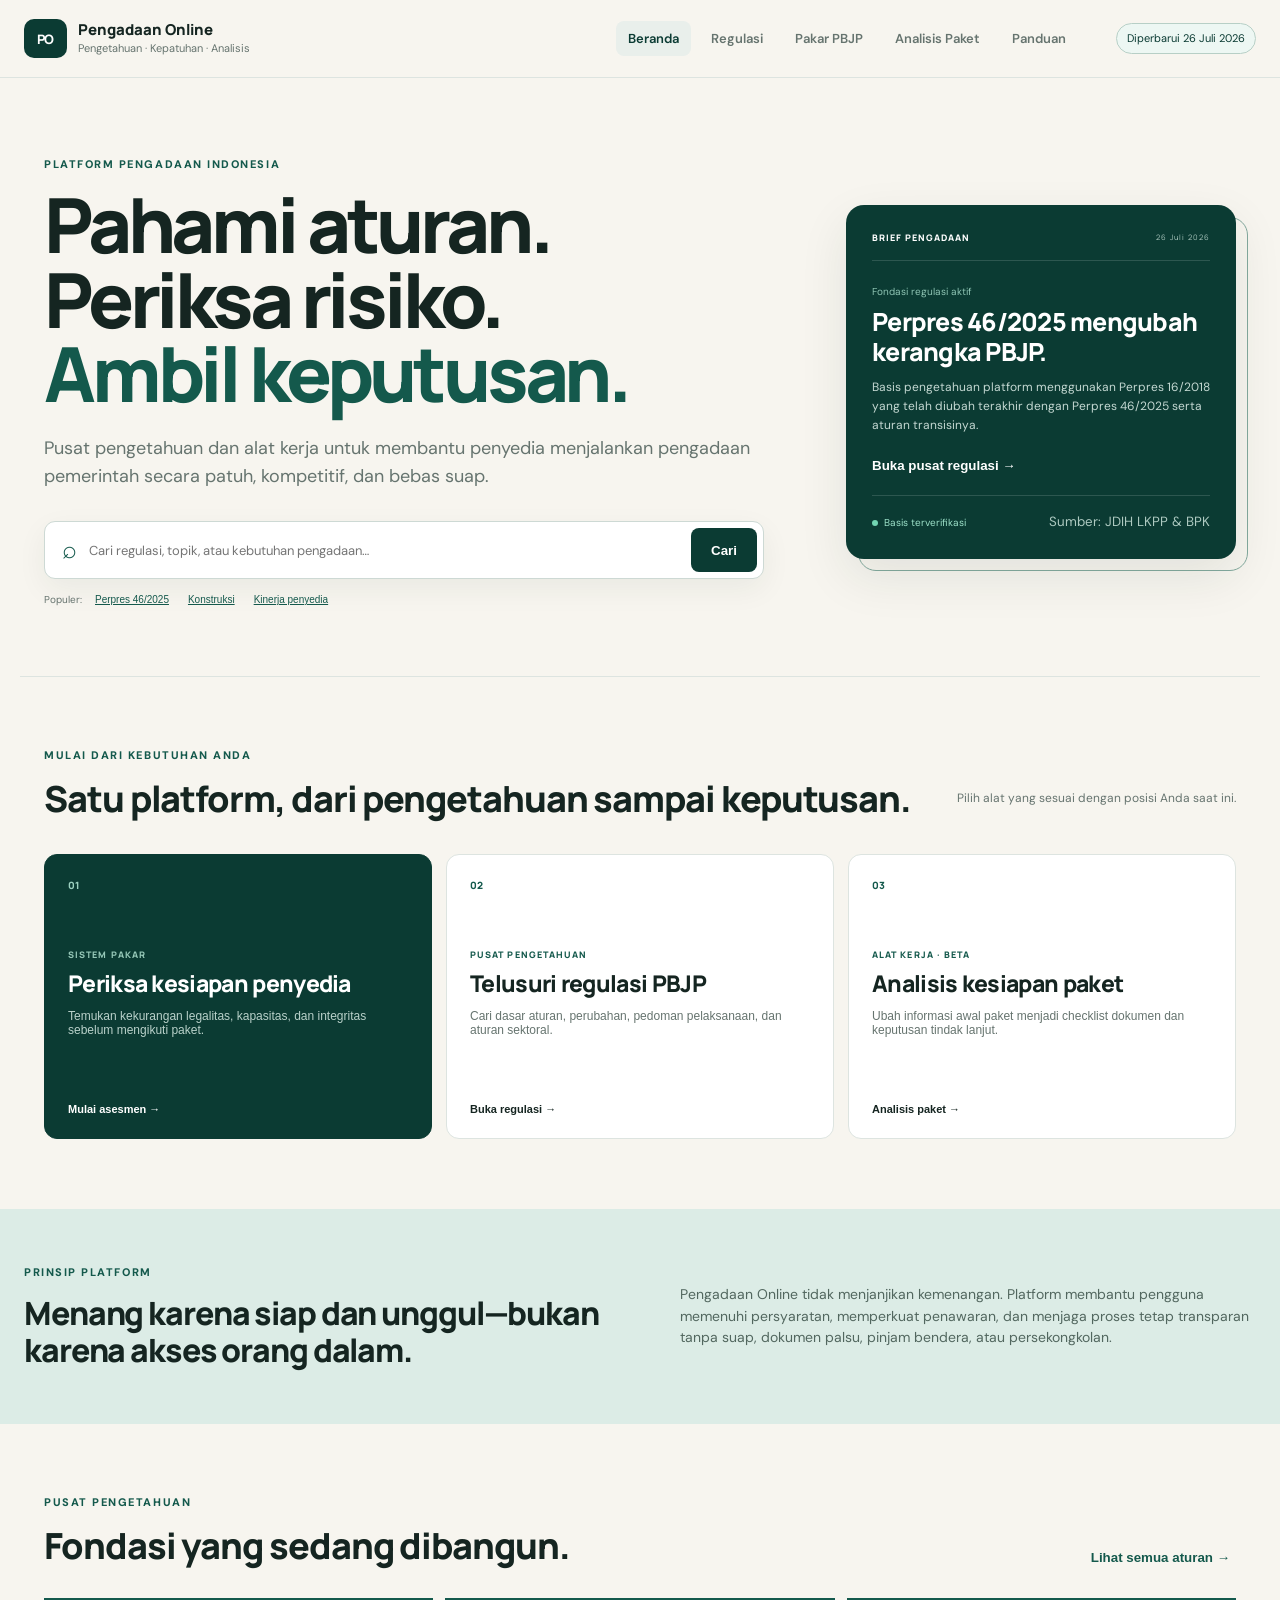
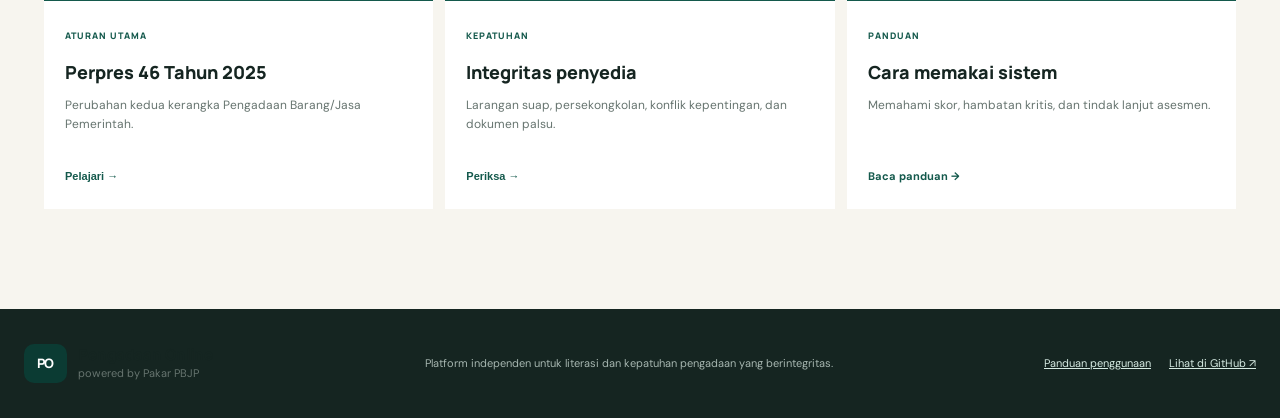
<file: index.html>
<!doctype html>
<html lang="id">
<head>
  <meta charset="utf-8">
  <meta name="viewport" content="width=device-width, initial-scale=1">
  <meta name="theme-color" content="#0b3b33">
  <meta name="description" content="Pengadaan Online: pusat pengetahuan, kepatuhan, dan alat kerja pengadaan barang/jasa Indonesia.">
  <title>Pengadaan Online — Pengetahuan dan Kepatuhan PBJP</title>
  <link rel="preconnect" href="https://fonts.googleapis.com">
  <link rel="preconnect" href="https://fonts.gstatic.com" crossorigin>
  <link href="https://fonts.googleapis.com/css2?family=DM+Sans:wght@400;500;600;700&family=Manrope:wght@600;700;800&display=swap" rel="stylesheet">
  <link rel="stylesheet" href="styles.css">
</head>
<body>
  <a class="skip-link" href="#main">Lewati ke isi</a>
  <header class="topbar">
    <a class="brand" href="#" aria-label="Pengadaan Online beranda">
      <span class="brand-mark">PO</span>
      <span><strong>Pengadaan Online</strong><small>Pengetahuan · Kepatuhan · Analisis</small></span>
    </a>
    <nav aria-label="Navigasi utama">
      <button class="nav-link active" data-view="home">Beranda</button>
      <button class="nav-link" data-view="rules">Regulasi</button>
      <button class="nav-link" data-view="assessment">Pakar PBJP</button>
      <button class="nav-link" data-view="analyzer">Analisis Paket</button>
      <a class="nav-link" href="panduan.html">Panduan</a>
    </nav>
    <span class="update-badge">Diperbarui 26 Juli 2026</span>
  </header>

  <main id="main">
    <section class="view active" id="home">
      <div class="portal-hero">
        <div class="portal-copy">
          <p class="eyebrow">Platform pengadaan Indonesia</p>
          <h1>Pahami aturan.<br>Periksa risiko.<br><em>Ambil keputusan.</em></h1>
          <p class="lead">Pusat pengetahuan dan alat kerja untuk membantu penyedia menjalankan pengadaan pemerintah secara patuh, kompetitif, dan bebas suap.</p>
          <div class="portal-search">
            <span>⌕</span>
            <input id="portalSearch" type="search" placeholder="Cari regulasi, topik, atau kebutuhan pengadaan…" aria-label="Cari di Pengadaan Online">
            <button id="portalSearchBtn">Cari</button>
          </div>
          <div class="quick-topics"><span>Populer:</span><button data-search-topic="Perpres 46">Perpres 46/2025</button><button data-search-topic="Konstruksi">Konstruksi</button><button data-search-topic="Kinerja">Kinerja penyedia</button></div>
        </div>
        <aside class="daily-brief">
          <div class="brief-top"><span>BRIEF PENGADAAN</span><small>26 Juli 2026</small></div>
          <p class="brief-label">Fondasi regulasi aktif</p>
          <h2>Perpres 46/2025 mengubah kerangka PBJP.</h2>
          <p>Basis pengetahuan platform menggunakan Perpres 16/2018 yang telah diubah terakhir dengan Perpres 46/2025 serta aturan transisinya.</p>
          <button class="brief-link" data-view-link="rules">Buka pusat regulasi →</button>
          <div class="brief-foot"><span class="status-dot">Basis terverifikasi</span><small>Sumber: JDIH LKPP & BPK</small></div>
        </aside>
      </div>

      <section class="portal-products">
        <div class="section-heading portal-heading"><div><p class="eyebrow">Mulai dari kebutuhan Anda</p><h2>Satu platform, dari pengetahuan sampai keputusan.</h2></div><p>Pilih alat yang sesuai dengan posisi Anda saat ini.</p></div>
        <div class="product-grid">
          <button class="product-card primary-product" data-view-link="assessment"><span class="product-no">01</span><div><small>SISTEM PAKAR</small><h3>Periksa kesiapan penyedia</h3><p>Temukan kekurangan legalitas, kapasitas, dan integritas sebelum mengikuti paket.</p></div><b>Mulai asesmen →</b></button>
          <button class="product-card" data-view-link="rules"><span class="product-no">02</span><div><small>PUSAT PENGETAHUAN</small><h3>Telusuri regulasi PBJP</h3><p>Cari dasar aturan, perubahan, pedoman pelaksanaan, dan aturan sektoral.</p></div><b>Buka regulasi →</b></button>
          <button class="product-card" data-view-link="analyzer"><span class="product-no">03</span><div><small>ALAT KERJA · BETA</small><h3>Analisis kesiapan paket</h3><p>Ubah informasi awal paket menjadi checklist dokumen dan keputusan tindak lanjut.</p></div><b>Analisis paket →</b></button>
        </div>
      </section>

      <section class="integrity-band">
        <div><p class="eyebrow">Prinsip platform</p><h2>Menang karena siap dan unggul—bukan karena akses orang dalam.</h2></div>
        <p>Pengadaan Online tidak menjanjikan kemenangan. Platform membantu pengguna memenuhi persyaratan, memperkuat penawaran, dan menjaga proses tetap transparan tanpa suap, dokumen palsu, pinjam bendera, atau persekongkolan.</p>
      </section>

      <section class="knowledge-preview">
        <div class="section-heading portal-heading"><div><p class="eyebrow">Pusat pengetahuan</p><h2>Fondasi yang sedang dibangun.</h2></div><button class="text-button" data-view-link="rules">Lihat semua aturan →</button></div>
        <div class="knowledge-grid">
          <article><span>ATURAN UTAMA</span><h3>Perpres 46 Tahun 2025</h3><p>Perubahan kedua kerangka Pengadaan Barang/Jasa Pemerintah.</p><button data-view-link="rules">Pelajari →</button></article>
          <article><span>KEPATUHAN</span><h3>Integritas penyedia</h3><p>Larangan suap, persekongkolan, konflik kepentingan, dan dokumen palsu.</p><button data-view-link="assessment">Periksa →</button></article>
          <article><span>PANDUAN</span><h3>Cara memakai sistem</h3><p>Memahami skor, hambatan kritis, dan tindak lanjut asesmen.</p><a href="panduan.html">Baca panduan →</a></article>
        </div>
      </section>
    </section>

    <section class="view assessment-shell" id="assessment">
      <aside class="assessment-side">
        <button class="back-link" data-view-link="home">← Kembali</button>
        <p class="eyebrow">Asesmen penyedia</p>
        <h2 id="stageTitle">Profil paket</h2>
        <p id="stageDescription">Tentukan konteks paket yang ingin Anda ikuti.</p>
        <div class="progress-wrap">
          <div class="progress-label"><span>Progres</span><strong id="progressText">1 dari 5</strong></div>
          <div class="progress"><span id="progressBar"></span></div>
        </div>
        <ol class="stepper" id="stepper"></ol>
        <div class="privacy-note"><strong>Privasi</strong><p>Data asesmen tidak dikirim ke server dan hanya tersimpan di browser Anda.</p></div>
      </aside>

      <div class="assessment-main">
        <form id="assessmentForm" novalidate>
          <div id="questions"></div>
          <div class="form-actions">
            <button type="button" class="secondary" id="prevBtn">← Sebelumnya</button>
            <button type="button" class="primary" id="nextBtn">Berikutnya →</button>
          </div>
        </form>
      </div>
    </section>

    <section class="view result-view" id="result">
      <div class="result-header">
        <div>
          <p class="eyebrow">Hasil pemeriksaan awal</p>
          <h1>Ringkasan kesiapan penyedia</h1>
          <p>Gunakan hasil ini sebagai daftar kerja sebelum membaca dokumen pemilihan paket yang sebenarnya.</p>
        </div>
        <div class="result-actions">
          <button class="secondary" id="printBtn">Cetak / simpan PDF</button>
          <button class="primary" id="restartBtn">Ulangi asesmen</button>
        </div>
      </div>
      <div class="score-grid">
        <article class="score-card">
          <div class="score-ring" id="scoreRing"><span id="scoreValue">0</span><small>/100</small></div>
          <div><p class="eyebrow">Skor kesiapan</p><h2 id="scoreLabel">Belum dihitung</h2><p id="scoreSummary"></p></div>
        </article>
        <article class="stat-card"><span class="stat-icon danger">!</span><div><strong id="criticalCount">0</strong><small>hambatan kritis</small></div></article>
        <article class="stat-card"><span class="stat-icon warning">△</span><div><strong id="warningCount">0</strong><small>perlu diperbaiki</small></div></article>
        <article class="stat-card"><span class="stat-icon good">✓</span><div><strong id="readyCount">0</strong><small>komponen siap</small></div></article>
      </div>
      <div class="result-layout">
        <section>
          <div class="result-section-head"><div><p class="eyebrow">Prioritas tindakan</p><h2>Apa yang perlu dilakukan?</h2></div><div class="filter-group" id="resultFilters"></div></div>
          <div id="recommendations" class="recommendations"></div>
        </section>
        <aside class="result-aside">
          <div class="aside-card"><p class="eyebrow">Profil asesmen</p><div id="profileSummary"></div></div>
          <div class="aside-card caution"><strong>Catatan penting</strong><p>Hasil ini bukan keputusan Pokja/Pejabat Pengadaan dan bukan pendapat hukum. Dokumen pemilihan serta aturan sektoral paket tetap menjadi rujukan langsung.</p></div>
          <div class="aside-card"><p class="eyebrow">Langkah selanjutnya</p><ol><li>Cari paket pada SIRUP/LPSE.</li><li>Unduh dokumen pemilihan.</li><li>Cocokkan seluruh persyaratan.</li><li>Ajukan pertanyaan saat pemberian penjelasan.</li></ol></div>
        </aside>
      </div>
    </section>

    <section class="view rules-view" id="rules">
      <div class="page-intro">
        <p class="eyebrow">Basis pengetahuan</p>
        <h1>Regulasi dan prinsip yang digunakan.</h1>
        <p>Aplikasi membedakan aturan umum PBJP, pedoman pelaksanaan, dan ketentuan sektoral. Status aturan harus diperiksa kembali ketika menilai paket nyata.</p>
      </div>
      <div class="rule-toolbar">
        <input id="ruleSearch" type="search" placeholder="Cari aturan, topik, atau kata kunci…" aria-label="Cari basis aturan">
        <select id="ruleCategory" aria-label="Filter kategori"><option value="all">Semua kategori</option></select>
      </div>
      <div class="rule-list" id="ruleList"></div>
      <div class="rules-disclaimer"><strong>Batas penggunaan.</strong> Basis ini adalah alat edukasi dan pemeriksaan awal. Jika terdapat perbedaan, naskah resmi peraturan dan dokumen pemilihan yang berlaku harus didahulukan.</div>
    </section>

    <section class="view analyzer-view" id="analyzer">
      <div class="page-intro analyzer-intro">
        <div><p class="eyebrow">Analisis Paket · Beta</p><h1>Ubah informasi paket menjadi keputusan awal.</h1><p>Masukkan kondisi yang sudah diketahui. Sistem menyusun checklist persiapan dan mengidentifikasi informasi yang masih hilang.</p></div>
        <span class="beta-badge">BETA 0.1</span>
      </div>
      <div class="analyzer-layout">
        <form id="packageForm" class="package-form">
          <div class="field-row"><label>Nama paket<input name="packageName" required placeholder="Contoh: Pengadaan perangkat jaringan"></label><label>Instansi<input name="agency" placeholder="Nama K/L/Pemda"></label></div>
          <div class="field-row"><label>Jenis pengadaan<select name="packageType" required><option value="">Pilih jenis</option><option value="barang">Barang</option><option value="konstruksi">Pekerjaan konstruksi</option><option value="konsultansi">Jasa konsultansi</option><option value="lainnya">Jasa lainnya</option></select></label><label>Nilai paket<select name="packageRange" required><option value="">Pilih kisaran</option><option value="small">≤ Rp100 juta</option><option value="medium">Rp100–400 juta</option><option value="large">Rp400 juta–2,5 miliar</option><option value="enterprise">&gt; Rp2,5 miliar</option></select></label></div>
          <fieldset class="package-checks"><legend>Informasi yang sudah tersedia</legend>
            <label><input type="checkbox" name="rup"> Paket ditemukan di SIRUP</label>
            <label><input type="checkbox" name="selectionDoc"> Dokumen pemilihan lengkap</label>
            <label><input type="checkbox" name="spec"> Spesifikasi teknis/KAK dipahami</label>
            <label><input type="checkbox" name="contract"> Rancangan kontrak sudah dibaca</label>
            <label><input type="checkbox" name="qualification"> Persyaratan kualifikasi sudah dipetakan</label>
            <label><input type="checkbox" name="cost"> HPP dan arus kas sudah dihitung</label>
          </fieldset>
          <label class="integrity-confirm"><input type="checkbox" name="integrity" required><span>Saya akan mengikuti proses secara sah tanpa suap, persekongkolan, dokumen palsu, atau pinjam bendera.</span></label>
          <button class="primary analyzer-submit" type="submit">Buat analisis awal →</button>
        </form>
        <aside id="packageOutput" class="package-output empty">
          <span class="output-icon">⌁</span><h2>Hasil analisis akan muncul di sini.</h2><p>Sistem belum mengunggah atau membaca dokumen. Versi beta ini menilai kelengkapan informasi awal paket.</p>
        </aside>
      </div>
    </section>
  </main>

  <footer>
    <div class="brand"><span class="brand-mark">PO</span><span><strong>Pengadaan Online</strong><small>powered by Pakar PBJP</small></span></div>
    <p>Platform independen untuk literasi dan kepatuhan pengadaan yang berintegritas.</p>
    <div class="footer-links"><a href="panduan.html">Panduan penggunaan</a><a href="https://github.com/Rofikk/pakar-pbjp" target="_blank" rel="noreferrer">Lihat di GitHub ↗</a></div>
  </footer>
  <script src="app.js?v=20260726-1"></script>
</body>
</html>
</file>
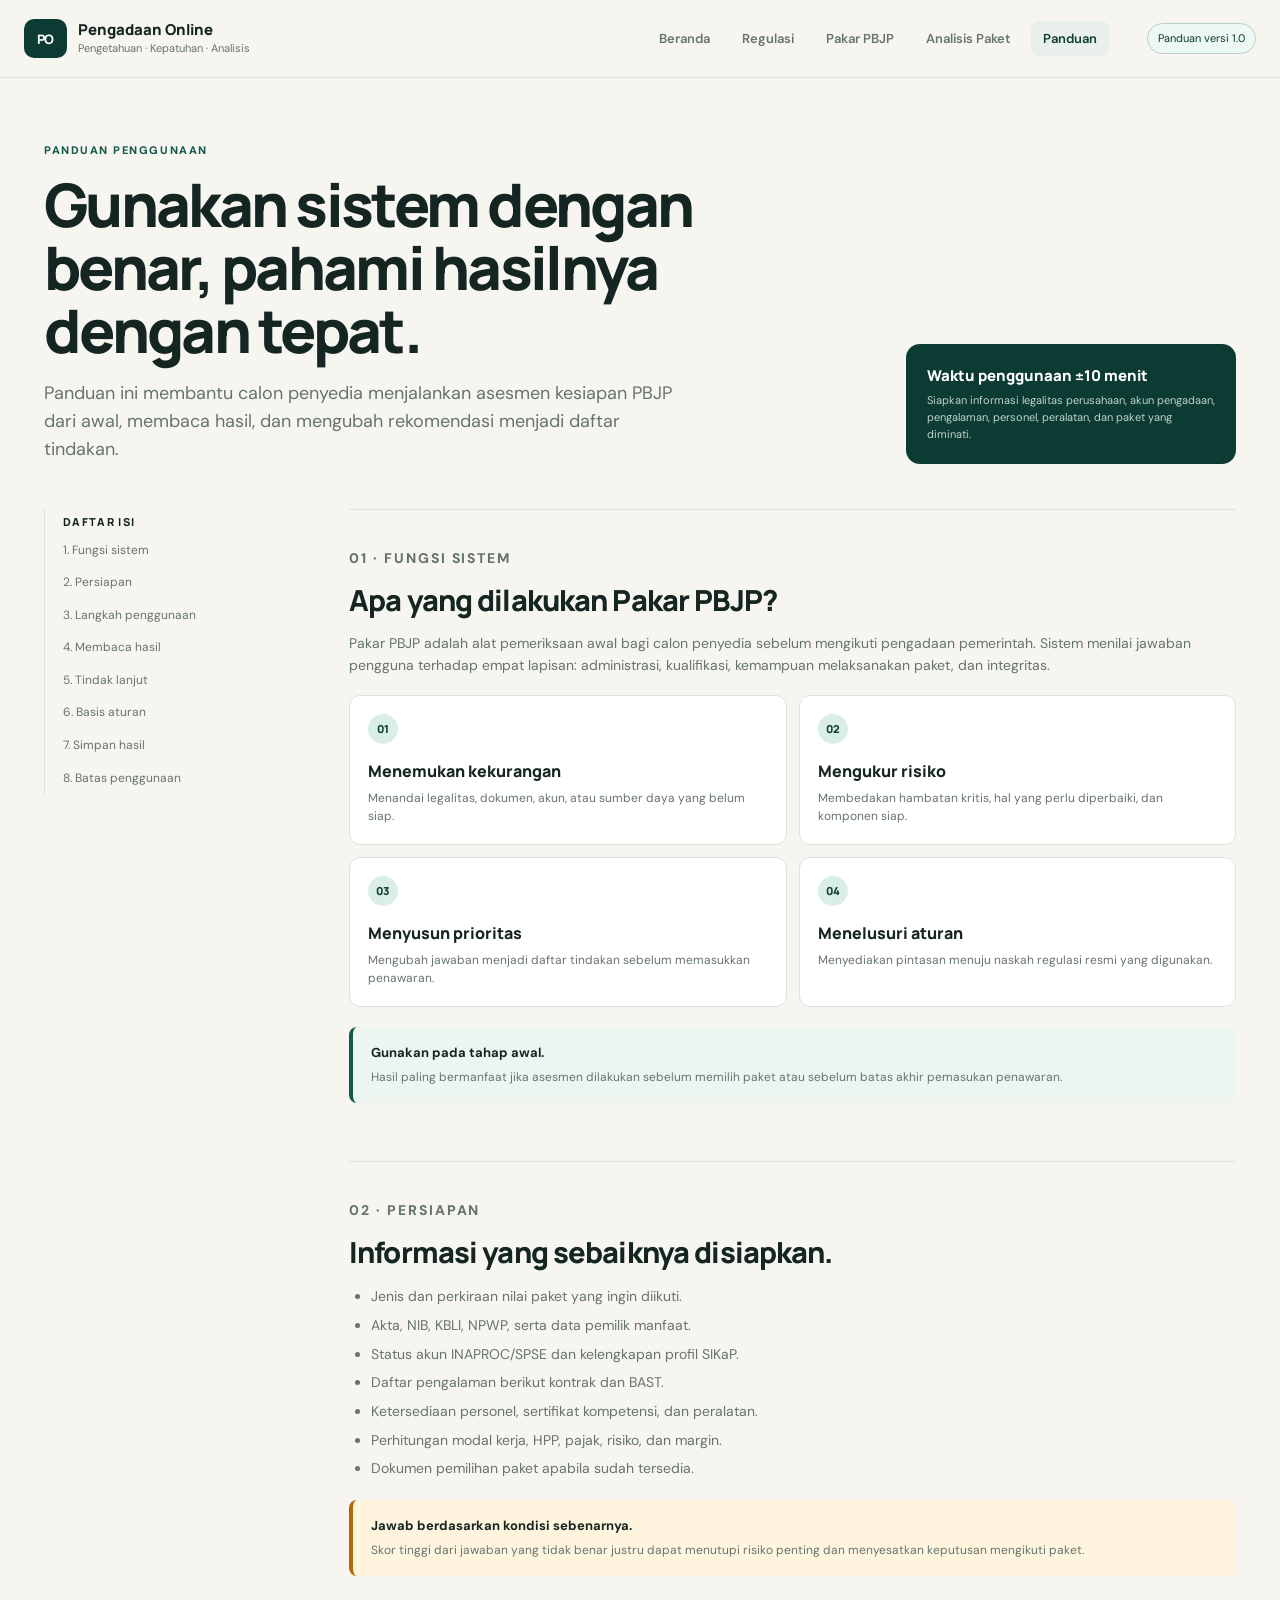
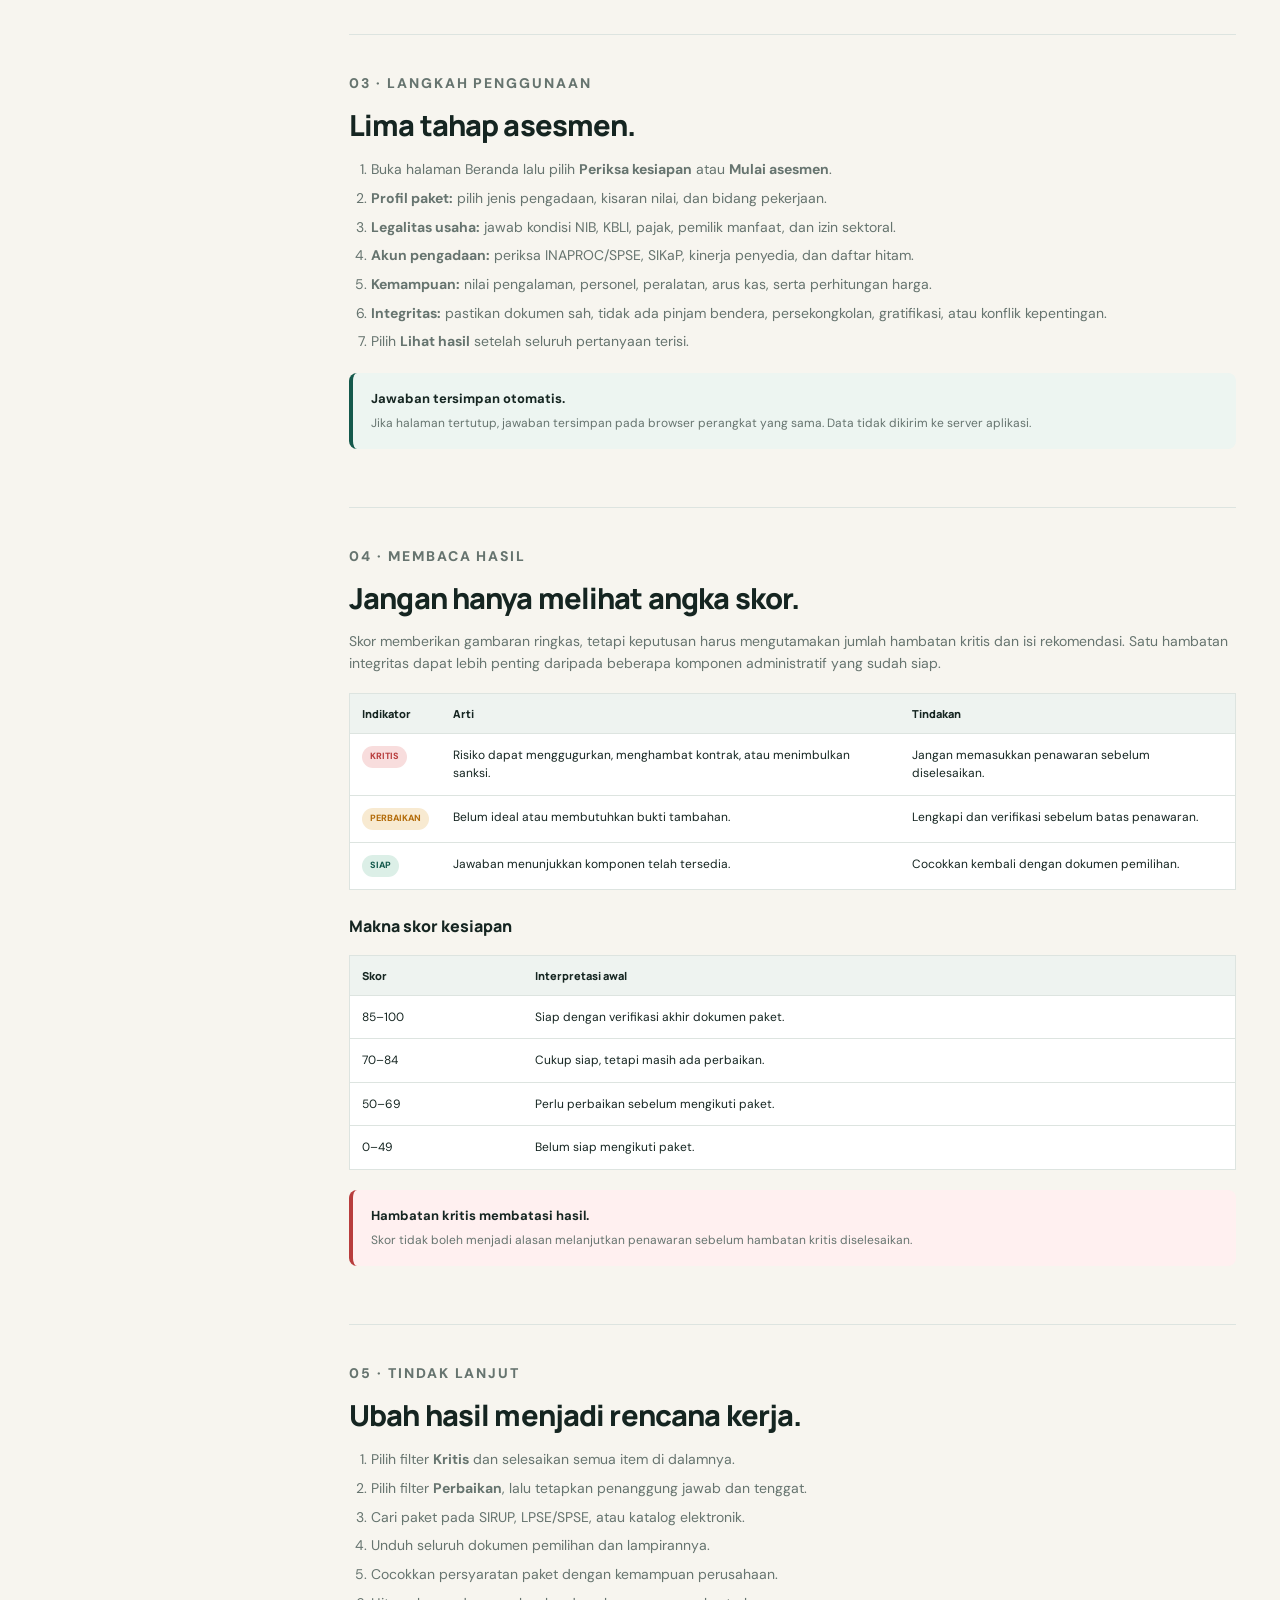
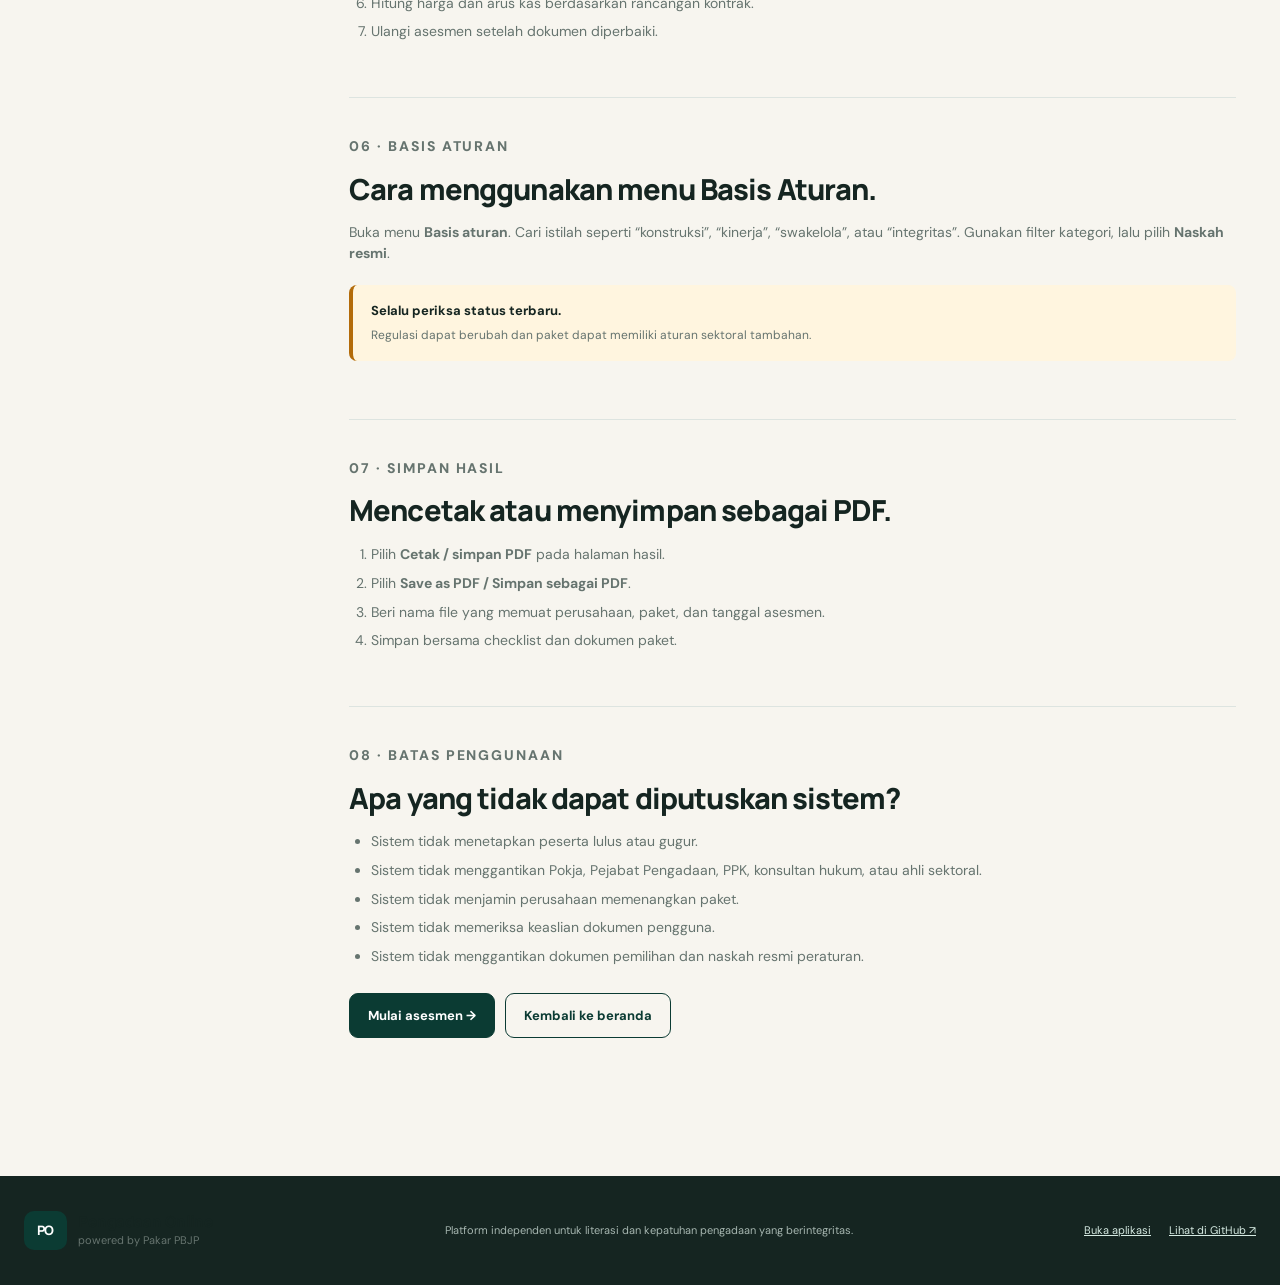
<file: panduan.html>
<!doctype html>
<html lang="id">
<head>
  <meta charset="utf-8">
  <meta name="viewport" content="width=device-width, initial-scale=1">
  <meta name="theme-color" content="#0b3b33">
  <meta name="description" content="Panduan menggunakan Pakar PBJP di dalam platform Pengadaan Online.">
  <title>Panduan Pakar PBJP — Pengadaan Online</title>
  <link rel="preconnect" href="https://fonts.googleapis.com">
  <link rel="preconnect" href="https://fonts.gstatic.com" crossorigin>
  <link href="https://fonts.googleapis.com/css2?family=DM+Sans:wght@400;500;600;700&family=Manrope:wght@600;700;800&display=swap" rel="stylesheet">
  <link rel="stylesheet" href="styles.css">
</head>
<body>
  <a class="skip-link" href="#content">Lewati ke isi</a>
  <header class="topbar">
    <a class="brand" href="index.html" aria-label="Kembali ke Pengadaan Online">
      <span class="brand-mark">PO</span>
      <span><strong>Pengadaan Online</strong><small>Pengetahuan · Kepatuhan · Analisis</small></span>
    </a>
    <nav aria-label="Navigasi utama">
      <a class="nav-link" href="index.html?v=20260726-1">Beranda</a>
      <a class="nav-link" href="index.html?v=20260726-1#rules">Regulasi</a>
      <a class="nav-link" href="index.html?v=20260726-1#assessment">Pakar PBJP</a>
      <a class="nav-link" href="index.html?v=20260726-1#analyzer">Analisis Paket</a>
      <a class="nav-link active" href="panduan.html">Panduan</a>
    </nav>
    <span class="update-badge">Panduan versi 1.0</span>
  </header>

  <main id="content">
    <section class="guide-hero">
      <div>
        <p class="eyebrow">Panduan penggunaan</p>
        <h1>Gunakan sistem dengan benar, pahami hasilnya dengan tepat.</h1>
        <p class="lead">Panduan ini membantu calon penyedia menjalankan asesmen kesiapan PBJP dari awal, membaca hasil, dan mengubah rekomendasi menjadi daftar tindakan.</p>
      </div>
      <aside class="guide-meta">
        <strong>Waktu penggunaan ±10 menit</strong>
        <small>Siapkan informasi legalitas perusahaan, akun pengadaan, pengalaman, personel, peralatan, dan paket yang diminati.</small>
      </aside>
    </section>

    <div class="guide-layout">
      <aside class="guide-toc" aria-label="Daftar isi panduan">
        <strong>Daftar isi</strong>
        <a href="#fungsi">1. Fungsi sistem</a><a href="#persiapan">2. Persiapan</a>
        <a href="#langkah">3. Langkah penggunaan</a><a href="#hasil">4. Membaca hasil</a>
        <a href="#tindak-lanjut">5. Tindak lanjut</a><a href="#aturan">6. Basis aturan</a>
        <a href="#simpan">7. Simpan hasil</a><a href="#batas">8. Batas penggunaan</a>
      </aside>

      <article class="guide-content">
        <section class="guide-section" id="fungsi">
          <p class="eyebrow">01 · Fungsi sistem</p>
          <h2>Apa yang dilakukan Pakar PBJP?</h2>
          <p>Pakar PBJP adalah alat pemeriksaan awal bagi calon penyedia sebelum mengikuti pengadaan pemerintah. Sistem menilai jawaban pengguna terhadap empat lapisan: administrasi, kualifikasi, kemampuan melaksanakan paket, dan integritas.</p>
          <div class="guide-cards">
            <div class="guide-card"><span>01</span><h3>Menemukan kekurangan</h3><p>Menandai legalitas, dokumen, akun, atau sumber daya yang belum siap.</p></div>
            <div class="guide-card"><span>02</span><h3>Mengukur risiko</h3><p>Membedakan hambatan kritis, hal yang perlu diperbaiki, dan komponen siap.</p></div>
            <div class="guide-card"><span>03</span><h3>Menyusun prioritas</h3><p>Mengubah jawaban menjadi daftar tindakan sebelum memasukkan penawaran.</p></div>
            <div class="guide-card"><span>04</span><h3>Menelusuri aturan</h3><p>Menyediakan pintasan menuju naskah regulasi resmi yang digunakan.</p></div>
          </div>
          <div class="guide-callout"><strong>Gunakan pada tahap awal.</strong><p>Hasil paling bermanfaat jika asesmen dilakukan sebelum memilih paket atau sebelum batas akhir pemasukan penawaran.</p></div>
        </section>

        <section class="guide-section" id="persiapan">
          <p class="eyebrow">02 · Persiapan</p><h2>Informasi yang sebaiknya disiapkan.</h2>
          <ul>
            <li>Jenis dan perkiraan nilai paket yang ingin diikuti.</li>
            <li>Akta, NIB, KBLI, NPWP, serta data pemilik manfaat.</li>
            <li>Status akun INAPROC/SPSE dan kelengkapan profil SIKaP.</li>
            <li>Daftar pengalaman berikut kontrak dan BAST.</li>
            <li>Ketersediaan personel, sertifikat kompetensi, dan peralatan.</li>
            <li>Perhitungan modal kerja, HPP, pajak, risiko, dan margin.</li>
            <li>Dokumen pemilihan paket apabila sudah tersedia.</li>
          </ul>
          <div class="guide-callout warning"><strong>Jawab berdasarkan kondisi sebenarnya.</strong><p>Skor tinggi dari jawaban yang tidak benar justru dapat menutupi risiko penting dan menyesatkan keputusan mengikuti paket.</p></div>
        </section>

        <section class="guide-section" id="langkah">
          <p class="eyebrow">03 · Langkah penggunaan</p><h2>Lima tahap asesmen.</h2>
          <ol>
            <li>Buka halaman Beranda lalu pilih <strong>Periksa kesiapan</strong> atau <strong>Mulai asesmen</strong>.</li>
            <li><strong>Profil paket:</strong> pilih jenis pengadaan, kisaran nilai, dan bidang pekerjaan.</li>
            <li><strong>Legalitas usaha:</strong> jawab kondisi NIB, KBLI, pajak, pemilik manfaat, dan izin sektoral.</li>
            <li><strong>Akun pengadaan:</strong> periksa INAPROC/SPSE, SIKaP, kinerja penyedia, dan daftar hitam.</li>
            <li><strong>Kemampuan:</strong> nilai pengalaman, personel, peralatan, arus kas, serta perhitungan harga.</li>
            <li><strong>Integritas:</strong> pastikan dokumen sah, tidak ada pinjam bendera, persekongkolan, gratifikasi, atau konflik kepentingan.</li>
            <li>Pilih <strong>Lihat hasil</strong> setelah seluruh pertanyaan terisi.</li>
          </ol>
          <div class="guide-callout"><strong>Jawaban tersimpan otomatis.</strong><p>Jika halaman tertutup, jawaban tersimpan pada browser perangkat yang sama. Data tidak dikirim ke server aplikasi.</p></div>
        </section>

        <section class="guide-section" id="hasil">
          <p class="eyebrow">04 · Membaca hasil</p><h2>Jangan hanya melihat angka skor.</h2>
          <p>Skor memberikan gambaran ringkas, tetapi keputusan harus mengutamakan jumlah hambatan kritis dan isi rekomendasi. Satu hambatan integritas dapat lebih penting daripada beberapa komponen administratif yang sudah siap.</p>
          <table class="meaning-table">
            <thead><tr><th>Indikator</th><th>Arti</th><th>Tindakan</th></tr></thead>
            <tbody>
              <tr><td><span class="risk-chip red">Kritis</span></td><td>Risiko dapat menggugurkan, menghambat kontrak, atau menimbulkan sanksi.</td><td>Jangan memasukkan penawaran sebelum diselesaikan.</td></tr>
              <tr><td><span class="risk-chip amber">Perbaikan</span></td><td>Belum ideal atau membutuhkan bukti tambahan.</td><td>Lengkapi dan verifikasi sebelum batas penawaran.</td></tr>
              <tr><td><span class="risk-chip green">Siap</span></td><td>Jawaban menunjukkan komponen telah tersedia.</td><td>Cocokkan kembali dengan dokumen pemilihan.</td></tr>
            </tbody>
          </table>
          <h3>Makna skor kesiapan</h3>
          <table class="meaning-table">
            <thead><tr><th>Skor</th><th>Interpretasi awal</th></tr></thead>
            <tbody><tr><td>85–100</td><td>Siap dengan verifikasi akhir dokumen paket.</td></tr><tr><td>70–84</td><td>Cukup siap, tetapi masih ada perbaikan.</td></tr><tr><td>50–69</td><td>Perlu perbaikan sebelum mengikuti paket.</td></tr><tr><td>0–49</td><td>Belum siap mengikuti paket.</td></tr></tbody>
          </table>
          <div class="guide-callout danger"><strong>Hambatan kritis membatasi hasil.</strong><p>Skor tidak boleh menjadi alasan melanjutkan penawaran sebelum hambatan kritis diselesaikan.</p></div>
        </section>

        <section class="guide-section" id="tindak-lanjut">
          <p class="eyebrow">05 · Tindak lanjut</p><h2>Ubah hasil menjadi rencana kerja.</h2>
          <ol>
            <li>Pilih filter <strong>Kritis</strong> dan selesaikan semua item di dalamnya.</li>
            <li>Pilih filter <strong>Perbaikan</strong>, lalu tetapkan penanggung jawab dan tenggat.</li>
            <li>Cari paket pada SIRUP, LPSE/SPSE, atau katalog elektronik.</li>
            <li>Unduh seluruh dokumen pemilihan dan lampirannya.</li>
            <li>Cocokkan persyaratan paket dengan kemampuan perusahaan.</li>
            <li>Hitung harga dan arus kas berdasarkan rancangan kontrak.</li>
            <li>Ulangi asesmen setelah dokumen diperbaiki.</li>
          </ol>
        </section>

        <section class="guide-section" id="aturan">
          <p class="eyebrow">06 · Basis aturan</p><h2>Cara menggunakan menu Basis Aturan.</h2>
          <p>Buka menu <strong>Basis aturan</strong>. Cari istilah seperti “konstruksi”, “kinerja”, “swakelola”, atau “integritas”. Gunakan filter kategori, lalu pilih <strong>Naskah resmi</strong>.</p>
          <div class="guide-callout warning"><strong>Selalu periksa status terbaru.</strong><p>Regulasi dapat berubah dan paket dapat memiliki aturan sektoral tambahan.</p></div>
        </section>

        <section class="guide-section" id="simpan">
          <p class="eyebrow">07 · Simpan hasil</p><h2>Mencetak atau menyimpan sebagai PDF.</h2>
          <ol><li>Pilih <strong>Cetak / simpan PDF</strong> pada halaman hasil.</li><li>Pilih <strong>Save as PDF / Simpan sebagai PDF</strong>.</li><li>Beri nama file yang memuat perusahaan, paket, dan tanggal asesmen.</li><li>Simpan bersama checklist dan dokumen paket.</li></ol>
        </section>

        <section class="guide-section" id="batas">
          <p class="eyebrow">08 · Batas penggunaan</p><h2>Apa yang tidak dapat diputuskan sistem?</h2>
          <ul>
            <li>Sistem tidak menetapkan peserta lulus atau gugur.</li>
            <li>Sistem tidak menggantikan Pokja, Pejabat Pengadaan, PPK, konsultan hukum, atau ahli sektoral.</li>
            <li>Sistem tidak menjamin perusahaan memenangkan paket.</li>
            <li>Sistem tidak memeriksa keaslian dokumen pengguna.</li>
            <li>Sistem tidak menggantikan dokumen pemilihan dan naskah resmi peraturan.</li>
          </ul>
          <div class="guide-actions"><a class="primary" href="index.html#assessment">Mulai asesmen →</a><a class="secondary" href="index.html">Kembali ke beranda</a></div>
        </section>
      </article>
    </div>
  </main>

  <footer>
    <div class="brand"><span class="brand-mark">PO</span><span><strong>Pengadaan Online</strong><small>powered by Pakar PBJP</small></span></div>
    <p>Platform independen untuk literasi dan kepatuhan pengadaan yang berintegritas.</p>
    <div class="footer-links"><a href="index.html">Buka aplikasi</a><a href="https://github.com/Rofikk/pakar-pbjp" target="_blank" rel="noreferrer">Lihat di GitHub ↗</a></div>
  </footer>
</body>
</html>
</file>
<file: styles.css>
:root{--ink:#152521;--muted:#66746f;--green:#0b3b33;--green2:#14594c;--mint:#d9eee7;--cream:#f7f5ef;--paper:#fff;--line:#dde4e0;--red:#b83d3d;--amber:#b36b09;--shadow:0 18px 50px rgba(17,45,38,.09)}
*{box-sizing:border-box}html{scroll-behavior:smooth}body{margin:0;color:var(--ink);background:var(--cream);font-family:"DM Sans",sans-serif;line-height:1.55}.skip-link{position:absolute;left:-999px}.skip-link:focus{left:16px;top:16px;z-index:99;background:#fff;padding:10px}.topbar{height:78px;background:rgba(247,245,239,.95);backdrop-filter:blur(12px);display:flex;align-items:center;padding:0 max(24px,calc((100vw - 1240px)/2));border-bottom:1px solid var(--line);gap:38px;position:sticky;top:0;z-index:20}.brand{display:flex;align-items:center;gap:11px;text-decoration:none;color:var(--ink);margin-right:auto}.brand-mark{display:grid;place-items:center;width:39px;height:39px;border-radius:10px;background:var(--green);color:white;font:800 22px Manrope}.brand strong,.brand small{display:block}.brand strong{font:800 15px Manrope}.brand small{font-size:11px;color:var(--muted)}nav{display:flex;gap:8px}.nav-link{border:0;background:transparent;padding:9px 12px;border-radius:8px;color:var(--muted);cursor:pointer;font:600 13px "DM Sans"}.nav-link:hover,.nav-link.active{color:var(--green);background:#e9efeb}.update-badge{font-size:11px;border:1px solid #b7cfc6;background:#edf7f3;color:var(--green);padding:6px 10px;border-radius:99px}.view{display:none}.view.active{display:block}.hero{max-width:1240px;margin:0 auto;padding:82px 24px 62px;display:grid;grid-template-columns:1.08fr .92fr;gap:80px;align-items:center}.eyebrow{text-transform:uppercase;letter-spacing:.14em;color:var(--green2);font-size:11px;font-weight:800;margin:0 0 14px}.hero h1,.page-intro h1,.result-header h1{font:800 clamp(38px,5vw,68px)/1.04 Manrope;margin:0;letter-spacing:-.045em;max-width:780px}.lead{font-size:18px;color:var(--muted);max-width:650px;margin:25px 0 30px}.hero-actions,.result-actions,.form-actions{display:flex;gap:12px}.primary,.secondary{border-radius:9px;padding:13px 18px;font:700 13px "DM Sans";cursor:pointer;border:1px solid var(--green);transition:.2s}.primary{background:var(--green);color:#fff}.primary:hover{background:var(--green2);transform:translateY(-1px)}.secondary{background:transparent;color:var(--green)}.secondary:hover{background:#e8efeb}.microcopy{font-size:11px;color:#7a8782;margin-top:17px}.hero-panel{background:var(--green);color:#fff;border-radius:18px;padding:25px;box-shadow:var(--shadow);position:relative}.hero-panel:before{content:"";position:absolute;inset:-13px 18px auto -13px;height:70%;border:1px solid #8bb1a5;border-radius:18px;z-index:-1}.panel-head,.panel-foot,.progress-label{display:flex;justify-content:space-between;align-items:center}.panel-head{font:700 12px Manrope;padding-bottom:19px;border-bottom:1px solid rgba(255,255,255,.15)}.status-dot{color:#9de1c9;font-size:10px}.status-dot:before{content:"";display:inline-block;width:6px;height:6px;border-radius:50%;background:#72d5b2;margin-right:6px}.process-list{list-style:none;margin:0;padding:8px 0}.process-list li{display:flex;gap:15px;padding:17px 0;border-bottom:1px solid rgba(255,255,255,.11)}.process-list li>span{font:700 11px Manrope;color:#8fc5b4}.process-list strong,.process-list small{display:block}.process-list strong{font:700 14px Manrope}.process-list small{font-size:11px;color:#afc8c0;margin-top:3px}.panel-foot{font-size:11px;padding-top:17px;color:#c3d8d1}.trust-strip{background:#fff;border-block:1px solid var(--line);padding:20px max(24px,calc((100vw - 1240px)/2));display:flex;align-items:center;justify-content:space-between;gap:30px}.trust-strip p{font-size:12px;color:var(--muted)}.trust-strip div{display:flex;gap:8px;flex-wrap:wrap}.trust-strip span{font:700 10px Manrope;background:#f1f5f2;padding:7px 10px;border-radius:5px}.feature-section{max-width:1240px;margin:auto;padding:80px 24px 100px}.section-heading h2,.result-section-head h2{font:800 36px/1.15 Manrope;margin:0;letter-spacing:-.03em}.feature-grid{display:grid;grid-template-columns:repeat(4,1fr);gap:15px;margin-top:38px}.feature-grid article{background:#fff;border:1px solid var(--line);border-radius:13px;padding:24px;min-height:210px}.feature-grid .icon{font:700 11px Manrope;color:var(--green2);display:block;margin-bottom:35px}.feature-grid h3{font:800 18px Manrope;margin:0 0 10px}.feature-grid p{font-size:13px;color:var(--muted);margin:0}.assessment-shell.active{display:grid;grid-template-columns:330px minmax(0,850px);max-width:1240px;margin:0 auto;min-height:calc(100vh - 78px)}.assessment-side{padding:45px 35px 50px 24px;border-right:1px solid var(--line)}.assessment-side h2{font:800 27px Manrope;margin:0 0 8px}.assessment-side>p:not(.eyebrow){font-size:13px;color:var(--muted)}.back-link{border:0;background:transparent;padding:0;margin-bottom:40px;color:var(--muted);cursor:pointer}.progress-wrap{margin:33px 0}.progress-label{font-size:11px;margin-bottom:8px}.progress{height:6px;background:#dce5e0;border-radius:10px;overflow:hidden}.progress span{display:block;height:100%;width:20%;background:var(--green2);transition:.25s}.stepper{list-style:none;padding:0;margin:35px 0}.stepper li{display:flex;gap:12px;align-items:center;color:#8b9692;font-size:12px;padding:9px 0}.stepper li span{width:25px;height:25px;border-radius:50%;display:grid;place-items:center;border:1px solid #cad4cf;font-size:10px}.stepper li.active{color:var(--green);font-weight:700}.stepper li.active span,.stepper li.done span{background:var(--green);border-color:var(--green);color:#fff}.privacy-note{background:#edf3ef;border-radius:10px;padding:15px;font-size:11px;margin-top:35px}.privacy-note p{margin:4px 0 0;color:var(--muted)}.assessment-main{padding:52px 50px}.question-head{margin-bottom:33px}.question-head .counter{font:800 11px Manrope;color:var(--green2)}.question-head h1{font:800 32px/1.15 Manrope;margin:8px 0}.question-head p{color:var(--muted);font-size:14px}.question-group{border:0;padding:0;margin:0 0 27px}.question-group legend{font:700 15px Manrope;margin-bottom:12px}.required{color:var(--red)}.option-grid{display:grid;grid-template-columns:repeat(2,1fr);gap:10px}.option{position:relative}.option input{position:absolute;opacity:0}.option label{display:block;background:#fff;border:1px solid var(--line);border-radius:10px;padding:14px 15px;cursor:pointer;min-height:67px}.option label strong,.option label small{display:block}.option label strong{font-size:13px}.option label small{font-size:11px;color:var(--muted);margin-top:3px}.option input:checked+label{border:2px solid var(--green2);background:#edf7f3;padding:13px 14px}.option input:focus-visible+label{outline:3px solid #83b7a7}.field input,.field select{width:100%;padding:13px;border:1px solid var(--line);border-radius:9px;background:#fff;font:13px "DM Sans";margin-top:7px}.form-actions{justify-content:space-between;border-top:1px solid var(--line);padding-top:25px;margin-top:35px}.error-message{background:#fff0f0;color:#8f2c2c;border:1px solid #e8bbbb;padding:10px 12px;border-radius:8px;font-size:12px;margin-bottom:18px}.result-view,.rules-view{max-width:1240px;margin:auto;padding:55px 24px 100px}.result-header{display:flex;justify-content:space-between;align-items:end;border-bottom:1px solid var(--line);padding-bottom:32px}.result-header h1,.page-intro h1{font-size:44px}.result-header>div>p:last-child,.page-intro>p:last-child{color:var(--muted);max-width:700px}.score-grid{display:grid;grid-template-columns:2fr repeat(3,1fr);gap:12px;margin:25px 0}.score-card,.stat-card,.aside-card{background:#fff;border:1px solid var(--line);border-radius:12px;padding:20px}.score-card{display:flex;align-items:center;gap:20px}.score-card h2{font:800 20px Manrope;margin:0}.score-card p:last-child{font-size:12px;color:var(--muted);margin:5px 0}.score-ring{--score:0;flex:0 0 88px;width:88px;height:88px;border-radius:50%;display:grid;place-items:center;background:conic-gradient(var(--green2) calc(var(--score)*1%),#e1e8e4 0);position:relative;font:800 25px Manrope}.score-ring:before{content:"";position:absolute;inset:8px;background:#fff;border-radius:50%}.score-ring span,.score-ring small{position:relative;z-index:1}.score-ring small{font-size:9px;margin-left:-24px;margin-top:35px}.stat-card{display:flex;align-items:center;gap:12px}.stat-card strong,.stat-card small{display:block}.stat-card strong{font:800 25px Manrope}.stat-card small{font-size:10px;color:var(--muted)}.stat-icon{width:35px;height:35px;border-radius:50%;display:grid;place-items:center;font-weight:800}.stat-icon.danger{background:#f8dddd;color:var(--red)}.stat-icon.warning{background:#f8ead1;color:var(--amber)}.stat-icon.good{background:#dcefe7;color:var(--green2)}.result-layout{display:grid;grid-template-columns:minmax(0,1fr) 300px;gap:22px;margin-top:42px}.result-section-head{display:flex;align-items:end;justify-content:space-between;margin-bottom:20px}.filter-group{display:flex;gap:5px}.filter-group button{border:1px solid var(--line);background:#fff;border-radius:99px;padding:6px 10px;font-size:10px;cursor:pointer}.filter-group button.active{background:var(--green);color:#fff}.recommendation{background:#fff;border:1px solid var(--line);border-left:4px solid var(--amber);border-radius:10px;padding:17px;margin-bottom:10px;display:grid;grid-template-columns:35px 1fr auto;gap:12px}.recommendation.critical{border-left-color:var(--red)}.recommendation.ready{border-left-color:#2d9171}.recommendation h3{font:800 14px Manrope;margin:0 0 4px}.recommendation p{font-size:12px;color:var(--muted);margin:0}.recommendation .tag{font-size:9px;text-transform:uppercase;font-weight:800}.result-aside{display:flex;flex-direction:column;gap:12px}.aside-card h4{font-size:12px;margin:11px 0 2px}.aside-card p,.aside-card li{font-size:11px;color:var(--muted)}.aside-card ol{padding-left:18px}.aside-card.caution{background:#fff8e9;border-color:#ead8b4}.page-intro{padding:20px 0 30px;border-bottom:1px solid var(--line)}.rule-toolbar{display:flex;gap:10px;margin:25px 0}.rule-toolbar input{flex:1}.rule-toolbar input,.rule-toolbar select{background:#fff;border:1px solid var(--line);padding:12px 14px;border-radius:9px;font:12px "DM Sans"}.rule-list{display:grid;gap:10px}.rule-card{background:#fff;border:1px solid var(--line);border-radius:10px;padding:20px;display:grid;grid-template-columns:150px 1fr auto;gap:18px;align-items:start}.rule-card .category{font:800 10px Manrope;color:var(--green2);text-transform:uppercase}.rule-card h3{font:800 16px Manrope;margin:0 0 6px}.rule-card p{font-size:12px;color:var(--muted);margin:0}.rule-card a{font-size:11px;color:var(--green2)}.rules-disclaimer{margin-top:25px;padding:17px;background:#ecefe9;border-radius:9px;font-size:11px;color:var(--muted)}footer{background:var(--ink);color:#fff;padding:35px max(24px,calc((100vw - 1240px)/2));display:flex;align-items:center;gap:35px}footer p{font-size:11px;color:#a6b6b0;margin-right:auto}footer a{color:#d6ebe3;font-size:11px}
@media(max-width:900px){.topbar nav,.update-badge{display:none}.hero{grid-template-columns:1fr;padding-top:55px;gap:45px}.feature-grid{grid-template-columns:repeat(2,1fr)}.assessment-shell.active{grid-template-columns:1fr}.assessment-side{border-right:0;border-bottom:1px solid var(--line);padding:25px}.stepper{display:none}.assessment-main{padding:35px 24px}.score-grid{grid-template-columns:repeat(3,1fr)}.score-card{grid-column:1/-1}.result-layout{grid-template-columns:1fr}.rule-card{grid-template-columns:1fr}.rule-card a{justify-self:start}}@media(max-width:600px){.hero{padding:42px 18px}.hero h1{font-size:40px}.hero-actions,.result-actions{flex-direction:column}.trust-strip{align-items:flex-start;flex-direction:column}.feature-grid,.option-grid{grid-template-columns:1fr}.result-header{align-items:flex-start;flex-direction:column;gap:20px}.score-grid{grid-template-columns:1fr}.score-card{grid-column:auto}.result-section-head{align-items:flex-start;flex-direction:column;gap:15px}.result-actions{width:100%}.result-actions button{width:100%}.rule-toolbar{flex-direction:column}footer{align-items:flex-start;flex-direction:column}footer p{margin:0}.assessment-main{padding:28px 18px}.assessment-side{padding:22px 18px}.result-view,.rules-view{padding-inline:18px}}
@media print{.topbar,footer,.result-actions,.filter-group{display:none!important}.view{display:none!important}#result{display:block!important;padding:0}.result-layout{grid-template-columns:1fr}.recommendation{break-inside:avoid}}

.nav-link{text-decoration:none}.footer-links{display:flex;gap:18px}.guide-hero{max-width:1240px;margin:auto;padding:64px 24px 45px;display:grid;grid-template-columns:1fr 330px;gap:55px;align-items:end}.guide-hero h1{font:800 clamp(38px,5vw,60px)/1.05 Manrope;letter-spacing:-.045em;margin:0 0 18px}.guide-hero .lead{margin:0}.guide-meta{background:var(--green);color:#fff;border-radius:14px;padding:21px}.guide-meta strong,.guide-meta small{display:block}.guide-meta strong{font:800 15px Manrope;margin-bottom:6px}.guide-meta small{font-size:11px;color:#bdd3cc}.guide-layout{max-width:1240px;margin:auto;padding:0 24px 100px;display:grid;grid-template-columns:250px minmax(0,1fr);gap:55px}.guide-toc{position:sticky;top:105px;align-self:start;border-left:1px solid var(--line);padding-left:18px}.guide-toc strong{font:800 11px Manrope;text-transform:uppercase;letter-spacing:.12em}.guide-toc a{display:block;color:var(--muted);text-decoration:none;font-size:12px;padding:7px 0}.guide-toc a:hover{color:var(--green2)}.guide-content{min-width:0}.guide-section{padding:38px 0;border-top:1px solid var(--line);scroll-margin-top:100px}.guide-section h2{font:800 29px/1.2 Manrope;letter-spacing:-.03em;margin:0 0 15px}.guide-section h3{font:800 16px Manrope;margin:25px 0 8px}.guide-section p,.guide-section li{font-size:14px;color:var(--muted)}.guide-section li{margin:7px 0}.guide-section ol,.guide-section ul{padding-left:22px}.guide-cards{display:grid;grid-template-columns:repeat(2,1fr);gap:12px;margin-top:18px}.guide-card{background:#fff;border:1px solid var(--line);border-radius:11px;padding:18px}.guide-card span{display:grid;place-items:center;width:30px;height:30px;border-radius:50%;background:var(--mint);color:var(--green);font:800 11px Manrope;margin-bottom:16px}.guide-card h3{margin:0 0 7px}.guide-card p{font-size:12px;margin:0}.guide-callout{background:#edf5f1;border-left:4px solid var(--green2);border-radius:8px;padding:16px 18px;margin:20px 0}.guide-callout.warning{background:#fff5df;border-color:var(--amber)}.guide-callout.danger{background:#fff0f0;border-color:var(--red)}.guide-callout strong{display:block;font-size:13px}.guide-callout p{font-size:12px;margin:5px 0 0}.meaning-table{width:100%;border-collapse:collapse;background:#fff;border:1px solid var(--line);font-size:12px;margin:18px 0}.meaning-table th,.meaning-table td{text-align:left;padding:12px;border-bottom:1px solid var(--line);vertical-align:top}.meaning-table th{font:800 11px Manrope;background:#eef3f0}.risk-chip{display:inline-block;padding:4px 8px;border-radius:99px;font-size:9px;font-weight:800;text-transform:uppercase}.risk-chip.red{background:#f8dddd;color:var(--red)}.risk-chip.amber{background:#f8ead1;color:var(--amber)}.risk-chip.green{background:#dcefe7;color:var(--green2)}.guide-actions{display:flex;gap:10px;margin-top:25px}.guide-actions a{text-decoration:none}
@media(max-width:900px){.guide-hero{grid-template-columns:1fr}.guide-layout{grid-template-columns:1fr}.guide-toc{position:static;border-left:0;border-bottom:1px solid var(--line);padding:0 0 20px;display:flex;gap:12px;overflow:auto}.guide-toc strong{display:none}.guide-toc a{white-space:nowrap}}
@media(max-width:600px){.footer-links{flex-direction:column;gap:8px}.guide-hero{padding:42px 18px 30px}.guide-layout{padding:0 18px 75px}.guide-cards{grid-template-columns:1fr}.guide-actions{flex-direction:column}.meaning-table{font-size:10px}.meaning-table th,.meaning-table td{padding:9px}}

.brand-mark{width:43px;font-size:13px;letter-spacing:-.06em}.portal-hero{max-width:1240px;margin:auto;padding:78px 24px 68px;display:grid;grid-template-columns:minmax(0,1.3fr) 390px;gap:65px;align-items:center}.portal-copy h1{font:800 clamp(45px,6vw,76px)/.98 Manrope;letter-spacing:-.055em;margin:0}.portal-copy h1 em{font-style:normal;color:var(--green2)}.portal-copy .lead{max-width:720px}.portal-search{max-width:720px;height:58px;background:#fff;border:1px solid #cdd9d4;border-radius:11px;display:flex;align-items:center;padding:6px 6px 6px 17px;box-shadow:0 10px 30px rgba(17,45,38,.06)}.portal-search span{font-size:25px;color:var(--green2)}.portal-search input{flex:1;border:0;outline:0;padding:0 12px;font:13px "DM Sans";min-width:0}.portal-search button{height:44px;border:0;border-radius:8px;background:var(--green);color:#fff;padding:0 20px;font-weight:700;cursor:pointer}.quick-topics{display:flex;align-items:center;gap:7px;margin-top:13px;flex-wrap:wrap;font-size:10px;color:var(--muted)}.quick-topics button{border:0;background:transparent;text-decoration:underline;color:var(--green2);font-size:10px;cursor:pointer}.daily-brief{background:var(--green);color:#fff;border-radius:18px;padding:26px;box-shadow:var(--shadow);position:relative}.daily-brief:before{content:"";position:absolute;inset:12px -12px -12px 12px;border:1px solid #83a99e;border-radius:18px;z-index:-1}.brief-top,.brief-foot{display:flex;justify-content:space-between;align-items:center}.brief-top{font:800 9px Manrope;letter-spacing:.11em;border-bottom:1px solid rgba(255,255,255,.14);padding-bottom:16px}.brief-top small,.brief-foot small{font-weight:400;color:#adc9c0}.brief-label{font-size:10px;color:#8fc5b4;margin:23px 0 8px}.daily-brief h2{font:800 25px/1.18 Manrope;letter-spacing:-.03em;margin:0}.daily-brief>p:not(.brief-label){font-size:12px;color:#c4d8d2}.brief-link{border:0;background:transparent;color:#fff;padding:12px 0;font-weight:700;cursor:pointer}.brief-foot{border-top:1px solid rgba(255,255,255,.14);padding-top:16px;margin-top:10px}.portal-products,.knowledge-preview{max-width:1240px;margin:auto;padding:70px 24px}.portal-products{border-top:1px solid var(--line)}.portal-heading{display:flex;justify-content:space-between;align-items:end;gap:30px}.portal-heading>p{max-width:330px;color:var(--muted);font-size:12px}.product-grid{display:grid;grid-template-columns:repeat(3,1fr);gap:14px;margin-top:35px}.product-card{appearance:none;text-align:left;border:1px solid var(--line);background:#fff;border-radius:13px;padding:23px;min-height:285px;display:flex;flex-direction:column;justify-content:space-between;cursor:pointer;color:var(--ink);transition:.22s}.product-card:hover{transform:translateY(-4px);box-shadow:var(--shadow);border-color:#a7c2b8}.product-card.primary-product{background:var(--green);color:#fff;border-color:var(--green)}.product-no{font:800 10px Manrope;color:var(--green2)}.primary-product .product-no{color:#9bd0bf}.product-card small{font:800 9px Manrope;letter-spacing:.12em;color:var(--green2)}.primary-product small{color:#96c8b8}.product-card h3{font:800 23px/1.15 Manrope;letter-spacing:-.03em;margin:9px 0}.product-card p{font-size:12px;color:var(--muted)}.primary-product p{color:#b9d1ca}.product-card b{font-size:11px}.integrity-band{background:#dcece6;padding:55px max(24px,calc((100vw - 1240px)/2));display:grid;grid-template-columns:1fr 1fr;gap:80px;align-items:center}.integrity-band h2{font:800 32px/1.15 Manrope;letter-spacing:-.035em;margin:0}.integrity-band>p{color:#52675f;font-size:14px}.knowledge-preview{padding-bottom:100px}.text-button{border:0;background:transparent;color:var(--green2);font-weight:700;cursor:pointer}.knowledge-grid{display:grid;grid-template-columns:repeat(3,1fr);gap:12px;margin-top:32px}.knowledge-grid article{background:#fff;border-top:3px solid var(--green2);padding:21px}.knowledge-grid span{font:800 9px Manrope;color:var(--green2);letter-spacing:.11em}.knowledge-grid h3{font:800 18px Manrope;margin:13px 0 6px}.knowledge-grid p{font-size:12px;color:var(--muted);min-height:55px}.knowledge-grid button,.knowledge-grid a{border:0;background:transparent;padding:0;color:var(--green2);font-size:11px;font-weight:700;text-decoration:none;cursor:pointer}.analyzer-view{max-width:1240px;margin:auto;padding:55px 24px 100px}.analyzer-intro{display:flex;justify-content:space-between;align-items:start}.beta-badge{font:800 9px Manrope;color:#805d14;background:#f4e5bc;border:1px solid #dec98e;border-radius:99px;padding:7px 10px}.analyzer-layout{display:grid;grid-template-columns:minmax(0,1.25fr) minmax(320px,.75fr);gap:20px;margin-top:30px}.package-form,.package-output{background:#fff;border:1px solid var(--line);border-radius:13px;padding:25px}.field-row{display:grid;grid-template-columns:1fr 1fr;gap:13px;margin-bottom:15px}.package-form label{font:700 12px Manrope}.package-form input[type=text],.package-form input:not([type]),.package-form select{display:block;width:100%;margin-top:7px;border:1px solid var(--line);border-radius:8px;padding:12px;font:12px "DM Sans";background:#fff}.package-checks{border:1px solid var(--line);border-radius:10px;padding:18px;margin:22px 0}.package-checks legend{font:800 12px Manrope;padding:0 7px}.package-checks label{display:grid;grid-template-columns:18px 1fr;align-items:start;gap:8px;padding:8px 0;font:500 12px "DM Sans";color:var(--muted)}.integrity-confirm{display:grid!important;grid-template-columns:18px 1fr;align-items:start;gap:9px;background:#edf5f1;border-radius:8px;padding:14px;font:500 11px "DM Sans"!important}.analyzer-submit{margin-top:18px}.package-output{align-self:start;position:sticky;top:100px}.package-output.empty{text-align:center;padding:65px 30px;color:var(--muted)}.output-icon{display:grid;place-items:center;width:50px;height:50px;border-radius:50%;background:var(--mint);color:var(--green2);font-size:25px;margin:0 auto 15px}.package-output h2{font:800 21px Manrope;color:var(--ink);margin:0 0 8px}.package-output p{font-size:12px}.package-score{display:flex;align-items:center;gap:15px;border-bottom:1px solid var(--line);padding-bottom:18px;margin-bottom:15px}.package-score strong{font:800 36px Manrope;color:var(--green2)}.package-score span{font-size:11px;color:var(--muted)}.package-output ul{padding:0;list-style:none}.package-output li{font-size:11px;padding:10px 0;border-bottom:1px solid #eef1ef;display:flex;gap:8px}.package-output li:before{content:"→";color:var(--green2);font-weight:800}.decision{border-radius:7px;padding:9px 11px;font:800 10px Manrope;margin:13px 0}.decision.go{background:#dcefe7;color:var(--green2)}.decision.improve{background:#fff0d4;color:#8f5c0d}.decision.stop{background:#f8dddd;color:var(--red)}
@media(max-width:900px){.portal-hero{grid-template-columns:1fr}.product-grid,.knowledge-grid{grid-template-columns:1fr}.integrity-band{grid-template-columns:1fr;gap:20px}.analyzer-layout{grid-template-columns:1fr}.package-output{position:static}.portal-heading{align-items:start;flex-direction:column}.daily-brief{max-width:550px}.analyzer-intro{gap:20px}}
@media(max-width:600px){.portal-hero{padding:45px 18px}.portal-copy h1{font-size:45px}.portal-search{height:auto;align-items:stretch}.portal-search span{display:none}.portal-search input{width:100%;padding:12px 8px}.portal-search button{padding:0 13px}.portal-products,.knowledge-preview,.analyzer-view{padding-left:18px;padding-right:18px}.integrity-band{padding:42px 18px}.field-row{grid-template-columns:1fr}.analyzer-intro{flex-direction:column}.product-card{min-height:245px}}
</file>
